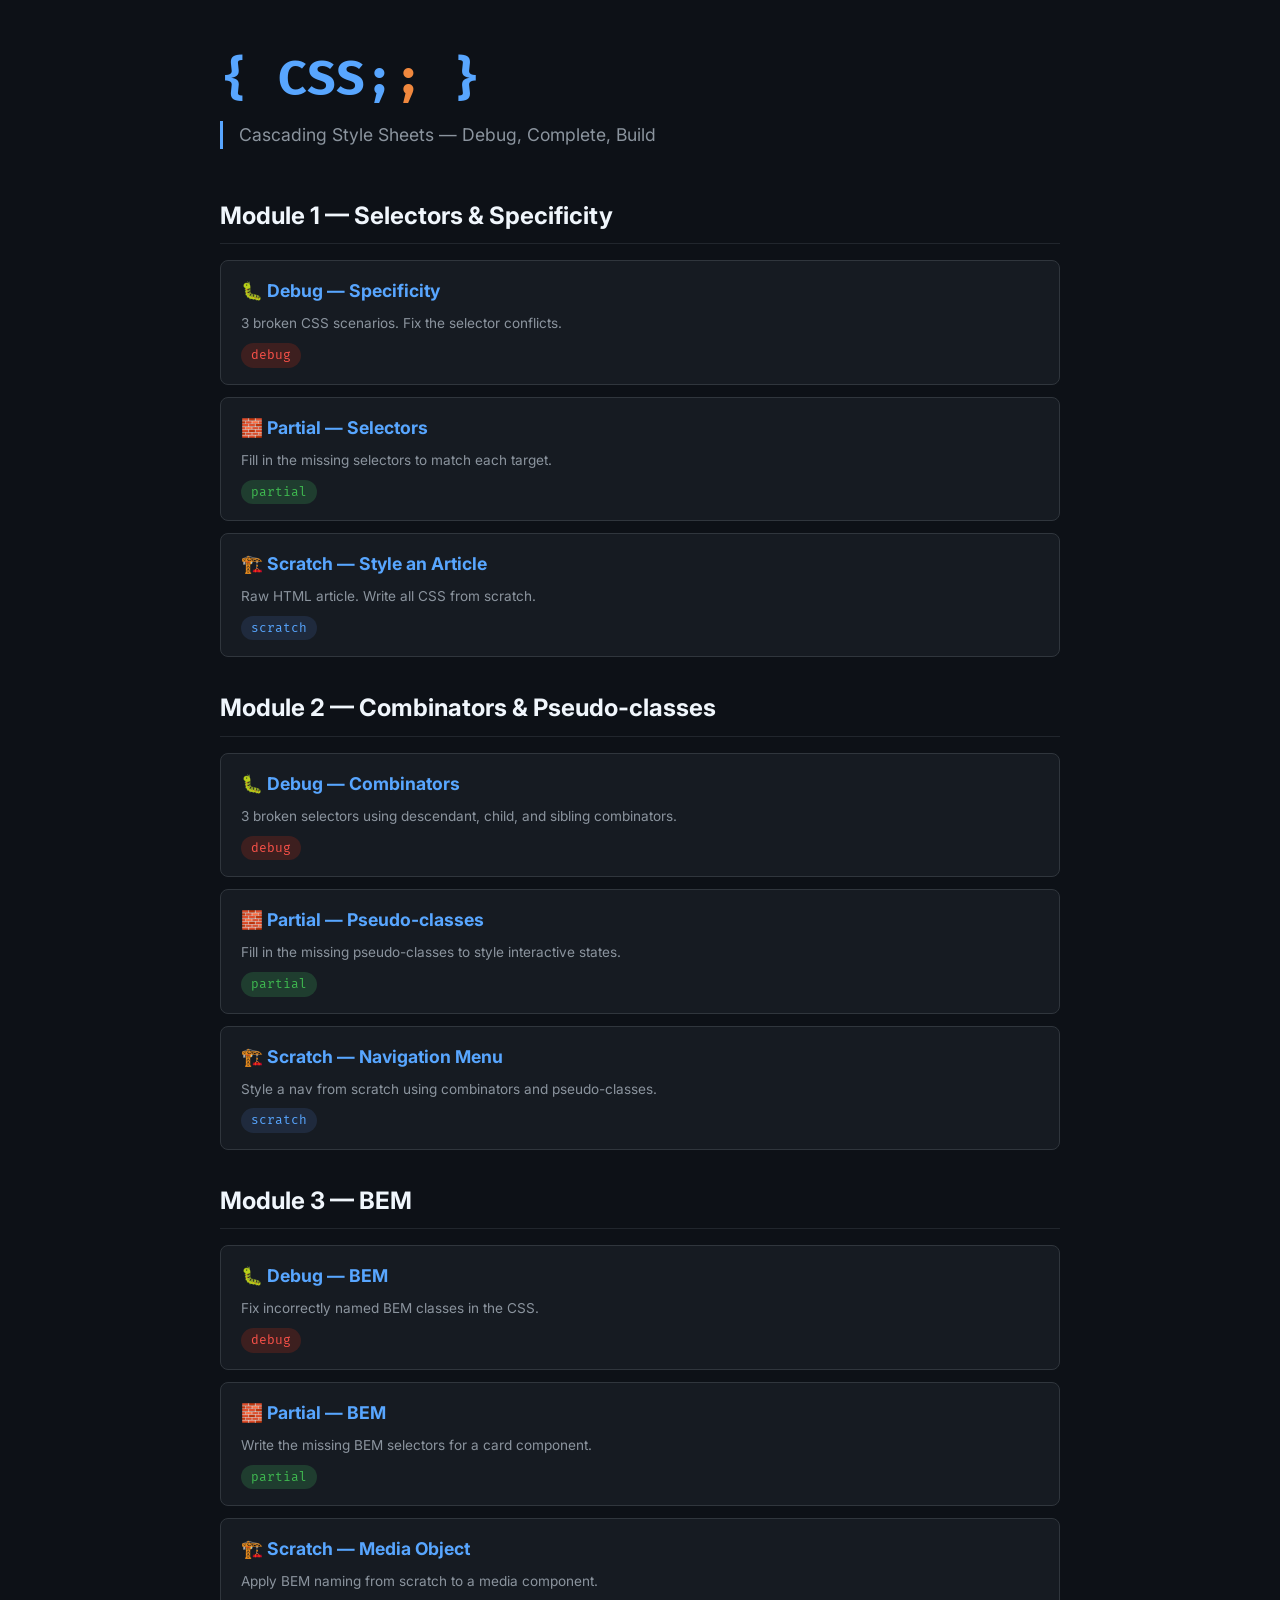
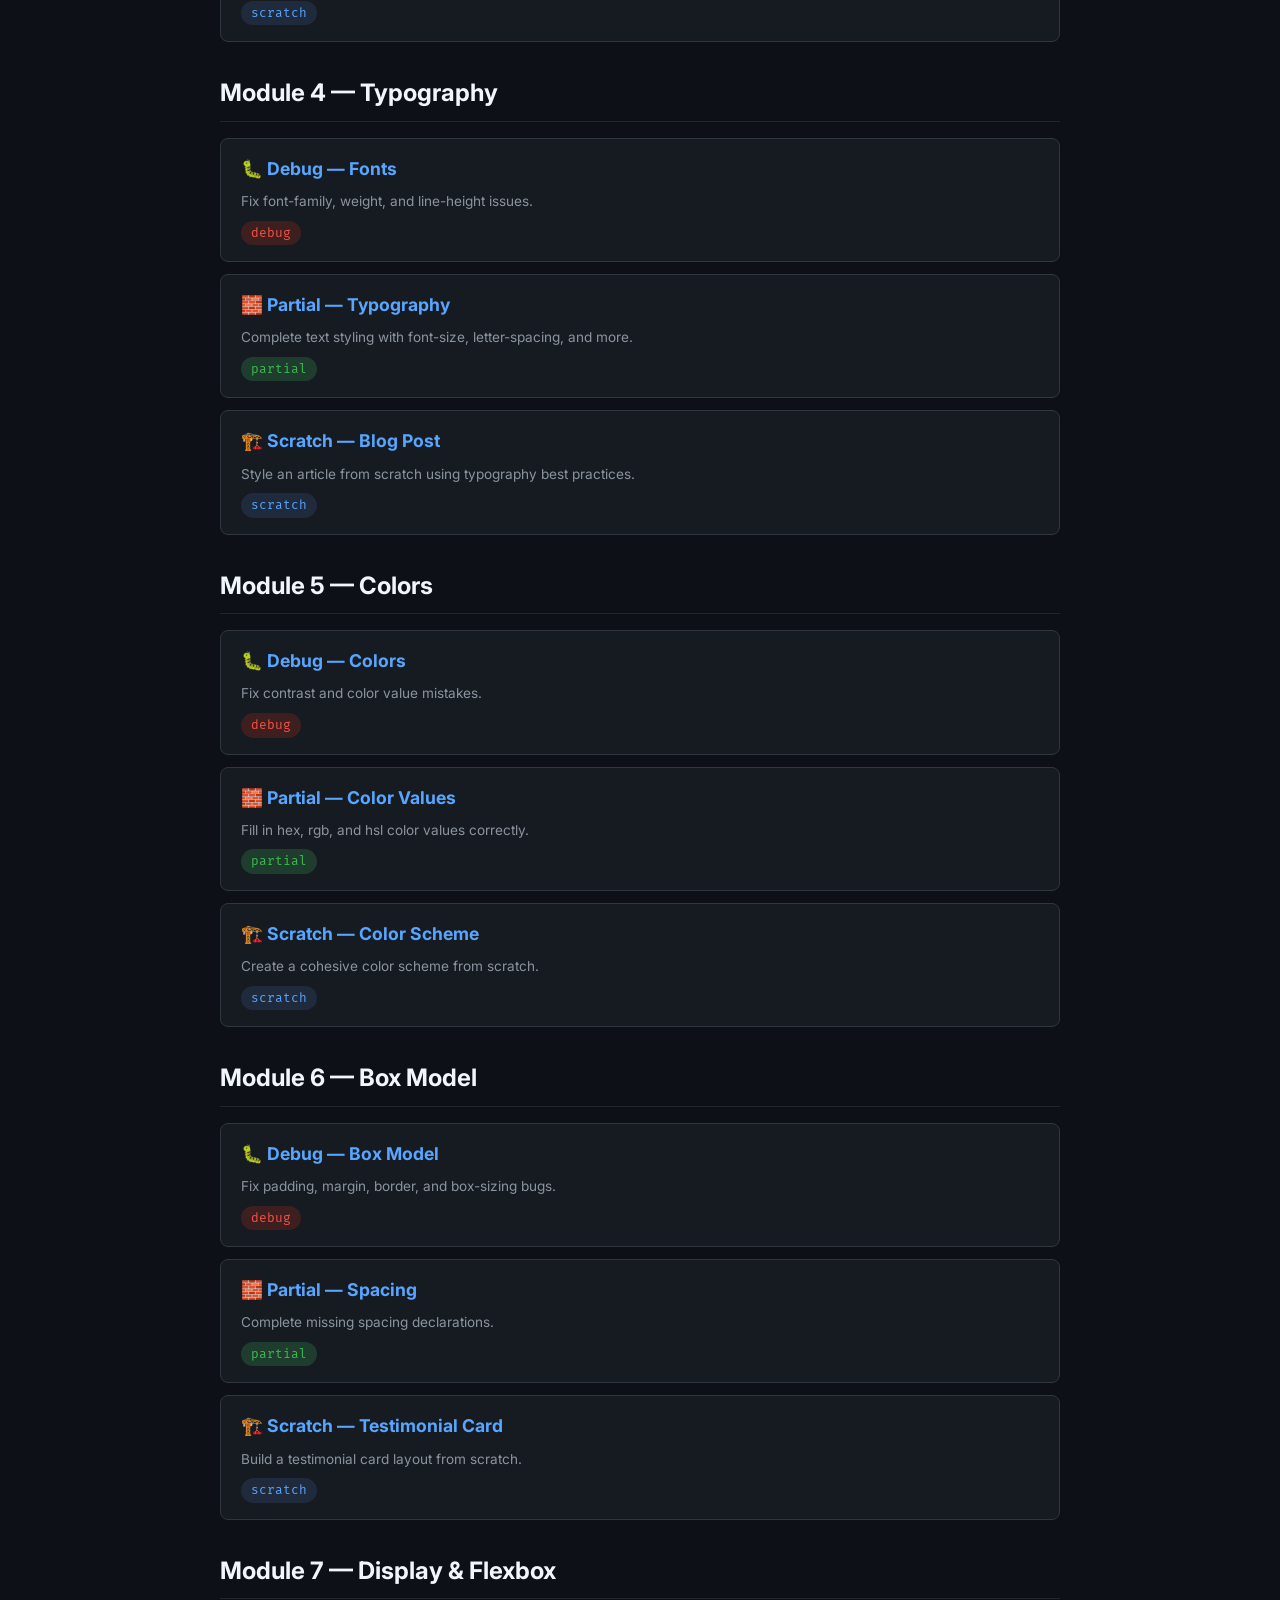
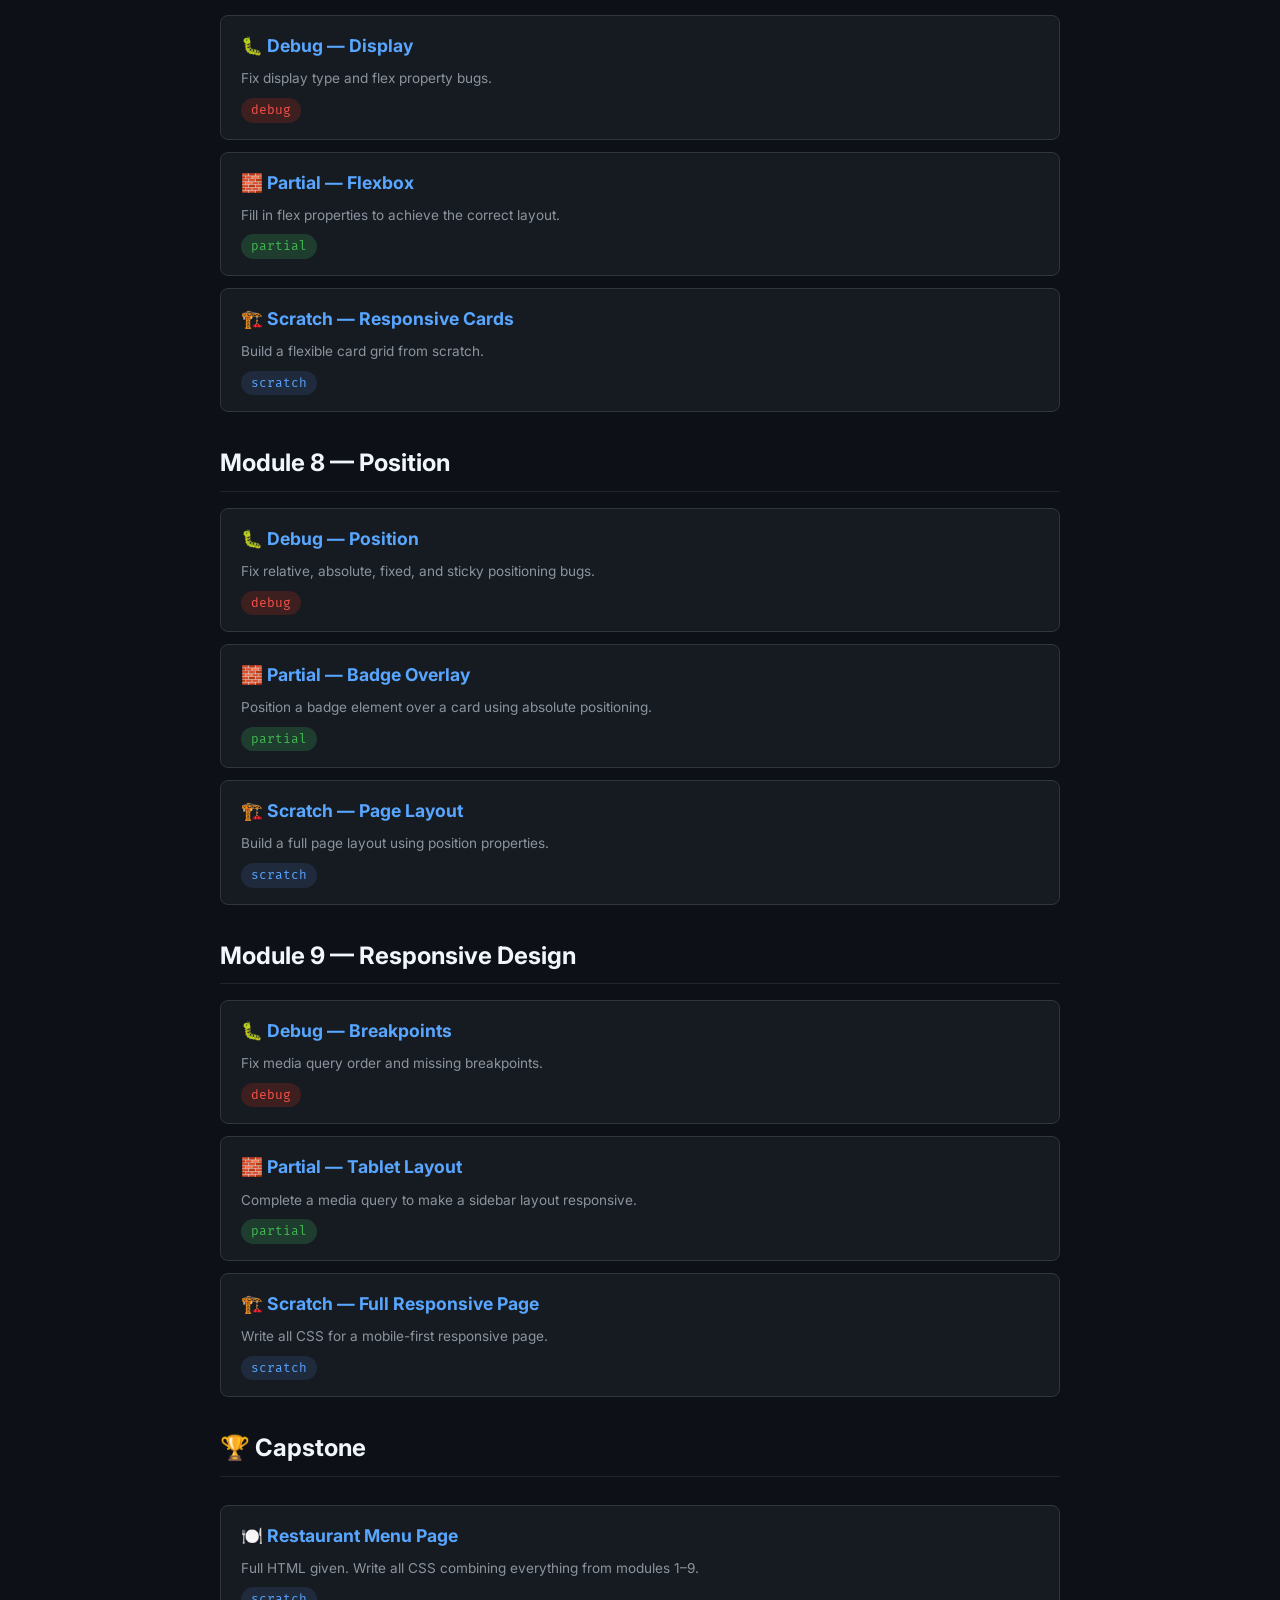
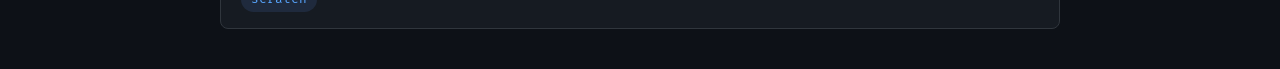
<file: index.html>
<!DOCTYPE html>
<html lang="en">
<head>
  <meta charset="UTF-8">
  <meta name="viewport" content="width=device-width, initial-scale=1.0">
  <title>{ CSS; } — Course Hub</title>
  <link rel="preconnect" href="https://fonts.googleapis.com">
  <link href="https://fonts.googleapis.com/css2?family=Fira+Mono:wght@500;700&family=Inter:wght@400;600;700&display=swap" rel="stylesheet">
  <style>
    * { margin: 0; padding: 0; box-sizing: border-box; }
    body { font-family: 'Inter', sans-serif; background: #0d1117; color: #e6edf3; line-height: 1.6; padding: 40px 24px; }
    .container { max-width: 840px; margin: 0 auto; }
    h1 { font-family: 'Fira Mono', monospace; font-size: 3rem; color: #58a6ff; margin-bottom: 4px; }
    h1 span { color: #f0883e; }
    .subtitle { color: #8b949e; font-size: 1.1rem; margin-bottom: 48px; border-left: 3px solid #58a6ff; padding-left: 16px; }
    h2 { font-size: 1.5rem; color: #f0f6fc; margin: 32px 0 16px; padding-bottom: 8px; border-bottom: 1px solid #21262d; }
    .module-grid { display: flex; flex-direction: column; gap: 12px; }
    .module { background: #161b22; border: 1px solid #30363d; border-radius: 8px; padding: 16px 20px; transition: border-color 0.2s; }
    .module:hover { border-color: #58a6ff; }
    .module h3 { font-size: 1.1rem; margin-bottom: 8px; }
    .module h3 a { color: #58a6ff; text-decoration: none; }
    .module h3 a:hover { text-decoration: underline; }
    .module .meta { font-size: 0.85rem; color: #8b949e; }
    .ex-list { display: flex; gap: 8px; flex-wrap: wrap; margin-top: 8px; }
    .ex-tag { font-family: 'Fira Mono', monospace; font-size: 0.8rem; padding: 2px 10px; border-radius: 20px; background: #21262d; color: #8b949e; }
    .ex-tag.debug { background: #3d1f1f; color: #f85149; }
    .ex-tag.partial { background: #1f3d2f; color: #3fb950; }
    .ex-tag.scratch { background: #1f2a3d; color: #58a6ff; }
    .capstone { margin-top: 12px; }
  </style>
</head>
<body>
  <div class="container">
    <h1>{ CSS;<span>;</span> }</h1>
    <div class="subtitle">Cascading Style Sheets — Debug, Complete, Build</div>

    <h2>Module 1 — Selectors &amp; Specificity</h2>
    <div class="module-grid">
      <div class="module">
        <h3><a href="exercises/module-01-selectors/exercise-specificity.html">🐛 Debug — Specificity</a></h3>
        <div class="meta">3 broken CSS scenarios. Fix the selector conflicts.</div>
        <div class="ex-list"><span class="ex-tag debug">debug</span></div>
      </div>
      <div class="module">
        <h3><a href="exercises/module-01-selectors/partial-selectors.html">🧱 Partial — Selectors</a></h3>
        <div class="meta">Fill in the missing selectors to match each target.</div>
        <div class="ex-list"><span class="ex-tag partial">partial</span></div>
      </div>
      <div class="module">
        <h3><a href="exercises/module-01-selectors/scratch-style-article.html">🏗️ Scratch — Style an Article</a></h3>
        <div class="meta">Raw HTML article. Write all CSS from scratch.</div>
        <div class="ex-list"><span class="ex-tag scratch">scratch</span></div>
      </div>
    </div>

    <h2>Module 2 — Combinators &amp; Pseudo-classes</h2>
    <div class="module-grid">
      <div class="module">
        <h3><a href="exercises/module-02-combinators/exercise-combinators.html">🐛 Debug — Combinators</a></h3>
        <div class="meta">3 broken selectors using descendant, child, and sibling combinators.</div>
        <div class="ex-list"><span class="ex-tag debug">debug</span></div>
      </div>
      <div class="module">
        <h3><a href="exercises/module-02-combinators/partial-pseudo.html">🧱 Partial — Pseudo-classes</a></h3>
        <div class="meta">Fill in the missing pseudo-classes to style interactive states.</div>
        <div class="ex-list"><span class="ex-tag partial">partial</span></div>
      </div>
      <div class="module">
        <h3><a href="exercises/module-02-combinators/scratch-menu.html">🏗️ Scratch — Navigation Menu</a></h3>
        <div class="meta">Style a nav from scratch using combinators and pseudo-classes.</div>
        <div class="ex-list"><span class="ex-tag scratch">scratch</span></div>
      </div>
    </div>

    <h2>Module 3 — BEM</h2>
    <div class="module-grid">
      <div class="module">
        <h3><a href="exercises/module-03-bem/exercise-bem.html">🐛 Debug — BEM</a></h3>
        <div class="meta">Fix incorrectly named BEM classes in the CSS.</div>
        <div class="ex-list"><span class="ex-tag debug">debug</span></div>
      </div>
      <div class="module">
        <h3><a href="exercises/module-03-bem/partial-bem.html">🧱 Partial — BEM</a></h3>
        <div class="meta">Write the missing BEM selectors for a card component.</div>
        <div class="ex-list"><span class="ex-tag partial">partial</span></div>
      </div>
      <div class="module">
        <h3><a href="exercises/module-03-bem/scratch-bem.html">🏗️ Scratch — Media Object</a></h3>
        <div class="meta">Apply BEM naming from scratch to a media component.</div>
        <div class="ex-list"><span class="ex-tag scratch">scratch</span></div>
      </div>
    </div>

    <h2>Module 4 — Typography</h2>
    <div class="module-grid">
      <div class="module">
        <h3><a href="exercises/module-04-typography/exercise-font.html">🐛 Debug — Fonts</a></h3>
        <div class="meta">Fix font-family, weight, and line-height issues.</div>
        <div class="ex-list"><span class="ex-tag debug">debug</span></div>
      </div>
      <div class="module">
        <h3><a href="exercises/module-04-typography/partial-typography.html">🧱 Partial — Typography</a></h3>
        <div class="meta">Complete text styling with font-size, letter-spacing, and more.</div>
        <div class="ex-list"><span class="ex-tag partial">partial</span></div>
      </div>
      <div class="module">
        <h3><a href="exercises/module-04-typography/scratch-blog-post.html">🏗️ Scratch — Blog Post</a></h3>
        <div class="meta">Style an article from scratch using typography best practices.</div>
        <div class="ex-list"><span class="ex-tag scratch">scratch</span></div>
      </div>
    </div>

    <h2>Module 5 — Colors</h2>
    <div class="module-grid">
      <div class="module">
        <h3><a href="exercises/module-05-colors/exercise-color.html">🐛 Debug — Colors</a></h3>
        <div class="meta">Fix contrast and color value mistakes.</div>
        <div class="ex-list"><span class="ex-tag debug">debug</span></div>
      </div>
      <div class="module">
        <h3><a href="exercises/module-05-colors/partial-color-values.html">🧱 Partial — Color Values</a></h3>
        <div class="meta">Fill in hex, rgb, and hsl color values correctly.</div>
        <div class="ex-list"><span class="ex-tag partial">partial</span></div>
      </div>
      <div class="module">
        <h3><a href="exercises/module-05-colors/scratch-color-scheme.html">🏗️ Scratch — Color Scheme</a></h3>
        <div class="meta">Create a cohesive color scheme from scratch.</div>
        <div class="ex-list"><span class="ex-tag scratch">scratch</span></div>
      </div>
    </div>

    <h2>Module 6 — Box Model</h2>
    <div class="module-grid">
      <div class="module">
        <h3><a href="exercises/module-06-box-model/exercise-box.html">🐛 Debug — Box Model</a></h3>
        <div class="meta">Fix padding, margin, border, and box-sizing bugs.</div>
        <div class="ex-list"><span class="ex-tag debug">debug</span></div>
      </div>
      <div class="module">
        <h3><a href="exercises/module-06-box-model/partial-spacing.html">🧱 Partial — Spacing</a></h3>
        <div class="meta">Complete missing spacing declarations.</div>
        <div class="ex-list"><span class="ex-tag partial">partial</span></div>
      </div>
      <div class="module">
        <h3><a href="exercises/module-06-box-model/scratch-testimonial.html">🏗️ Scratch — Testimonial Card</a></h3>
        <div class="meta">Build a testimonial card layout from scratch.</div>
        <div class="ex-list"><span class="ex-tag scratch">scratch</span></div>
      </div>
    </div>

    <h2>Module 7 — Display &amp; Flexbox</h2>
    <div class="module-grid">
      <div class="module">
        <h3><a href="exercises/module-07-display-flexbox/exercise-display.html">🐛 Debug — Display</a></h3>
        <div class="meta">Fix display type and flex property bugs.</div>
        <div class="ex-list"><span class="ex-tag debug">debug</span></div>
      </div>
      <div class="module">
        <h3><a href="exercises/module-07-display-flexbox/partial-flexbox.html">🧱 Partial — Flexbox</a></h3>
        <div class="meta">Fill in flex properties to achieve the correct layout.</div>
        <div class="ex-list"><span class="ex-tag partial">partial</span></div>
      </div>
      <div class="module">
        <h3><a href="exercises/module-07-display-flexbox/scratch-responsive-cards.html">🏗️ Scratch — Responsive Cards</a></h3>
        <div class="meta">Build a flexible card grid from scratch.</div>
        <div class="ex-list"><span class="ex-tag scratch">scratch</span></div>
      </div>
    </div>

    <h2>Module 8 — Position</h2>
    <div class="module-grid">
      <div class="module">
        <h3><a href="exercises/module-08-position/exercise-position.html">🐛 Debug — Position</a></h3>
        <div class="meta">Fix relative, absolute, fixed, and sticky positioning bugs.</div>
        <div class="ex-list"><span class="ex-tag debug">debug</span></div>
      </div>
      <div class="module">
        <h3><a href="exercises/module-08-position/partial-badge.html">🧱 Partial — Badge Overlay</a></h3>
        <div class="meta">Position a badge element over a card using absolute positioning.</div>
        <div class="ex-list"><span class="ex-tag partial">partial</span></div>
      </div>
      <div class="module">
        <h3><a href="exercises/module-08-position/scratch-page-layout.html">🏗️ Scratch — Page Layout</a></h3>
        <div class="meta">Build a full page layout using position properties.</div>
        <div class="ex-list"><span class="ex-tag scratch">scratch</span></div>
      </div>
    </div>

    <h2>Module 9 — Responsive Design</h2>
    <div class="module-grid">
      <div class="module">
        <h3><a href="exercises/module-09-responsive/exercise-breakpoints.html">🐛 Debug — Breakpoints</a></h3>
        <div class="meta">Fix media query order and missing breakpoints.</div>
        <div class="ex-list"><span class="ex-tag debug">debug</span></div>
      </div>
      <div class="module">
        <h3><a href="exercises/module-09-responsive/partial-tablet.html">🧱 Partial — Tablet Layout</a></h3>
        <div class="meta">Complete a media query to make a sidebar layout responsive.</div>
        <div class="ex-list"><span class="ex-tag partial">partial</span></div>
      </div>
      <div class="module">
        <h3><a href="exercises/module-09-responsive/scratch-full-responsive.css">🏗️ Scratch — Full Responsive Page</a></h3>
        <div class="meta">Write all CSS for a mobile-first responsive page.</div>
        <div class="ex-list"><span class="ex-tag scratch">scratch</span></div>
      </div>
    </div>

    <h2>🏆 Capstone</h2>
    <div class="module-grid">
      <div class="module capstone">
        <h3><a href="exercises/capstone-restaurant/index.html">🍽️ Restaurant Menu Page</a></h3>
        <div class="meta">Full HTML given. Write all CSS combining everything from modules 1–9.</div>
        <div class="ex-list"><span class="ex-tag scratch">scratch</span></div>
      </div>
    </div>
  </div>
</body>
</html>
</file>
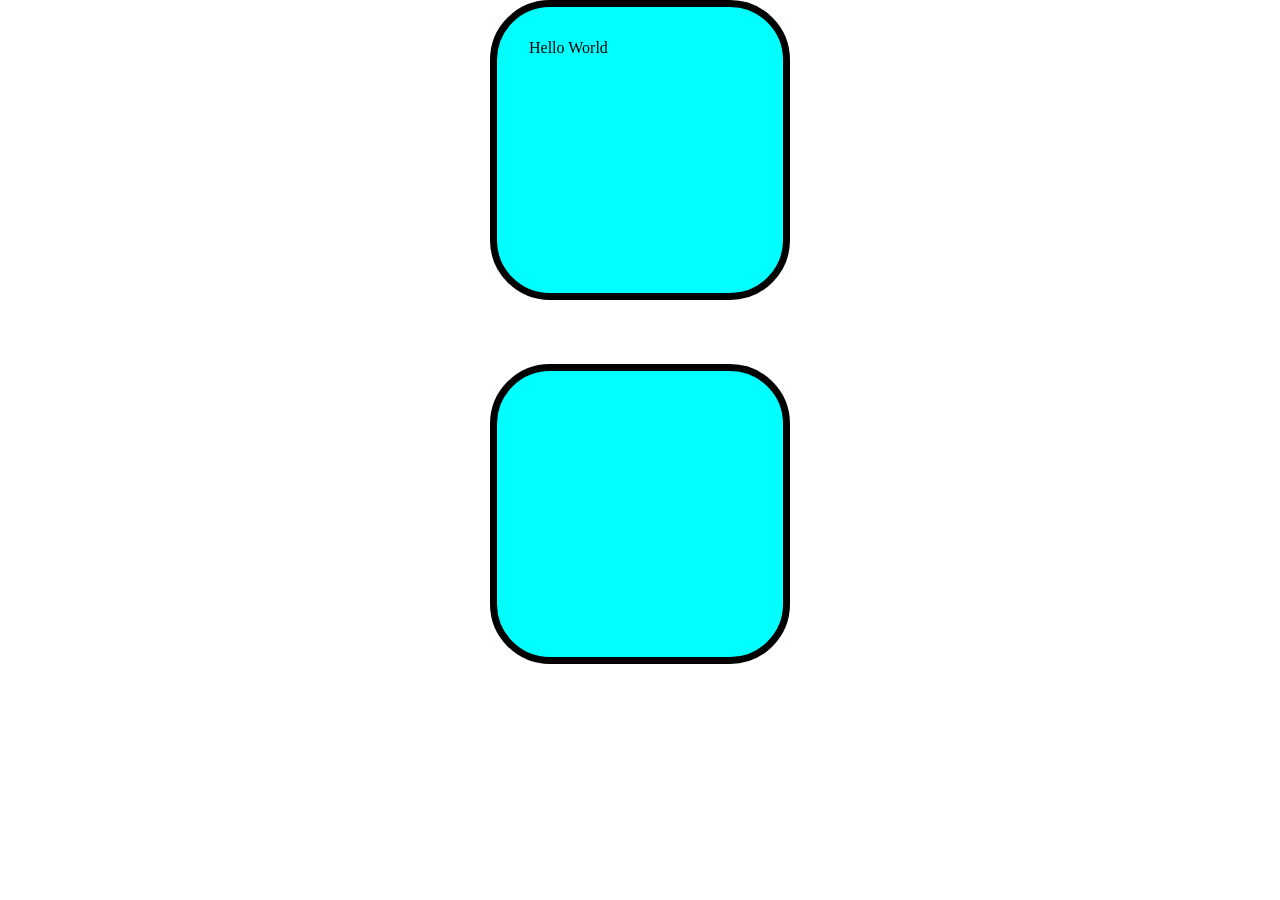
<file: boxmodel/index.html>
<!DOCTYPE html>
<html lang="en">
<head>
    <link rel="stylesheet" href="example.css">
    <meta charset="UTF-8">
    <meta name="viewport" content="width=device-width, initial-scale=1.0">
    <title>Document</title>
</head>
<body>
    <div style="width: 300px; height: 300px; background-color:aqua ;">
        Hello World
    </div>

    <div class="Special"; style="width: 300px; height: 300px; background-color:aqua; margin-top: 64px;"></div>
</body>
</html>
</file>
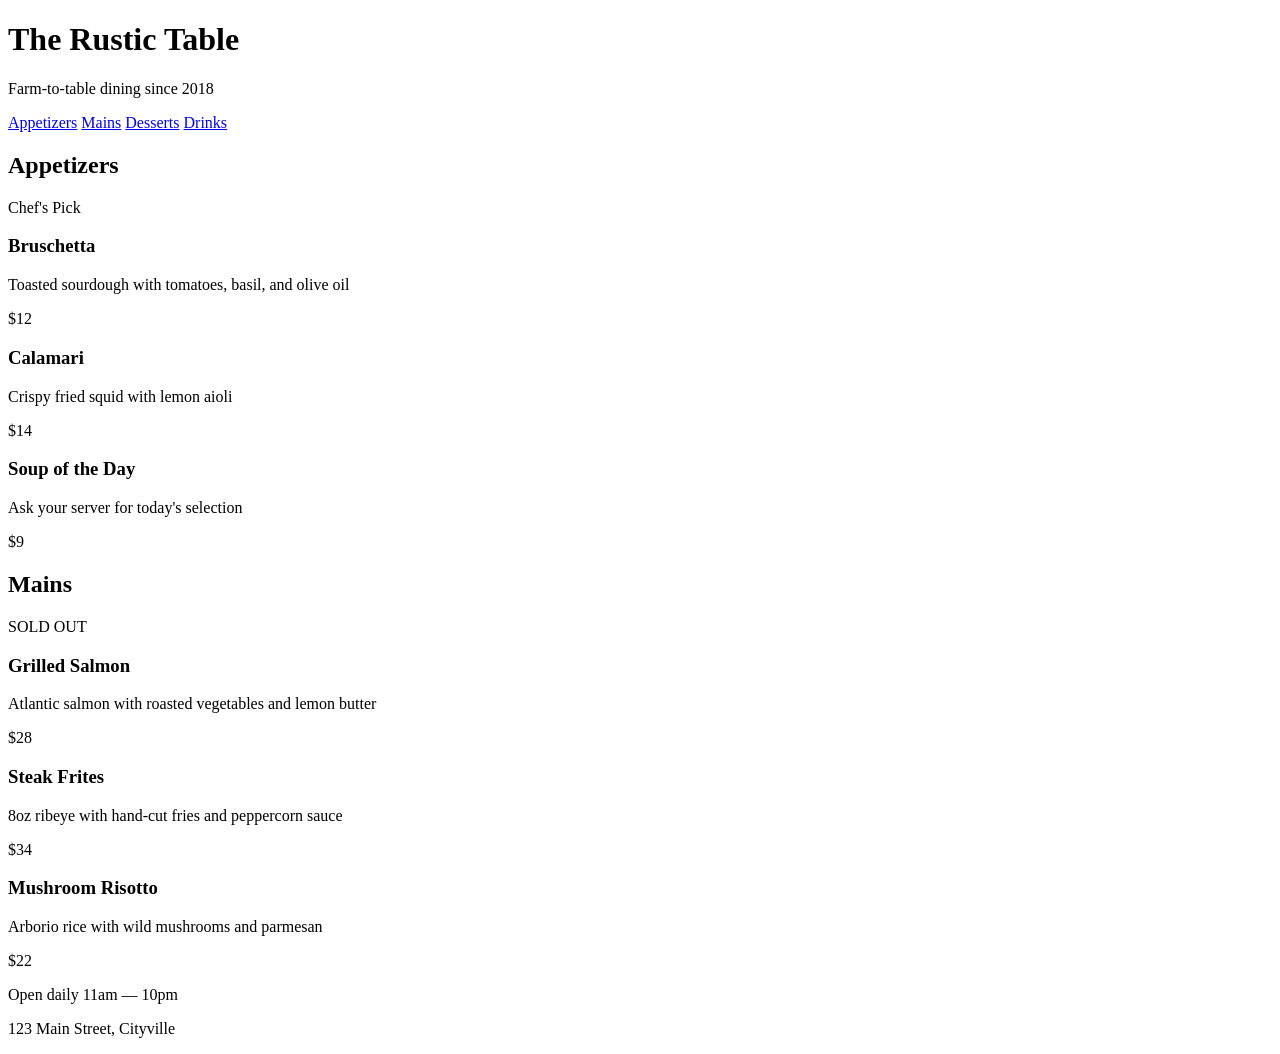
<file: exercises/capstone-restaurant/index.html>
<!DOCTYPE html>
<html lang="en">
<head>
  <meta charset="UTF-8">
  <meta name="viewport" content="width=device-width, initial-scale=1.0">
  <title>🍽️ Restaurant Menu</title>
  <link rel="stylesheet" href="style.css">
</head>
<body>

  <header class="header">
    <h1 class="header__title">The Rustic Table</h1>
    <p class="header__subtitle">Farm-to-table dining since 2018</p>
  </header>

  <nav class="nav">
    <a href="#" class="nav__link">Appetizers</a>
    <a href="#" class="nav__link">Mains</a>
    <a href="#" class="nav__link">Desserts</a>
    <a href="#" class="nav__link">Drinks</a>
  </nav>

  <main class="menu">
    <section class="menu__section">
      <h2 class="menu__heading">Appetizers</h2>
      <div class="menu__grid">
        <div class="menu-item">
          <span class="menu-item__badge">Chef's Pick</span>
          <h3 class="menu-item__name">Bruschetta</h3>
          <p class="menu-item__desc">Toasted sourdough with tomatoes, basil, and olive oil</p>
          <span class="menu-item__price">$12</span>
        </div>
        <div class="menu-item">
          <h3 class="menu-item__name">Calamari</h3>
          <p class="menu-item__desc">Crispy fried squid with lemon aioli</p>
          <span class="menu-item__price">$14</span>
        </div>
        <div class="menu-item">
          <h3 class="menu-item__name">Soup of the Day</h3>
          <p class="menu-item__desc">Ask your server for today's selection</p>
          <span class="menu-item__price">$9</span>
        </div>
      </div>
    </section>

    <section class="menu__section">
      <h2 class="menu__heading">Mains</h2>
      <div class="menu__grid">
        <div class="menu-item">
          <span class="menu-item__badge menu-item__badge--sold">SOLD OUT</span>
          <h3 class="menu-item__name">Grilled Salmon</h3>
          <p class="menu-item__desc">Atlantic salmon with roasted vegetables and lemon butter</p>
          <span class="menu-item__price">$28</span>
        </div>
        <div class="menu-item">
          <h3 class="menu-item__name">Steak Frites</h3>
          <p class="menu-item__desc">8oz ribeye with hand-cut fries and peppercorn sauce</p>
          <span class="menu-item__price">$34</span>
        </div>
        <div class="menu-item">
          <h3 class="menu-item__name">Mushroom Risotto</h3>
          <p class="menu-item__desc">Arborio rice with wild mushrooms and parmesan</p>
          <span class="menu-item__price">$22</span>
        </div>
      </div>
    </section>
  </main>

  <footer class="footer">
    <p class="footer__text">Open daily 11am — 10pm</p>
    <p class="footer__text">123 Main Street, Cityville</p>
  </footer>

</body>
</html>
</file>
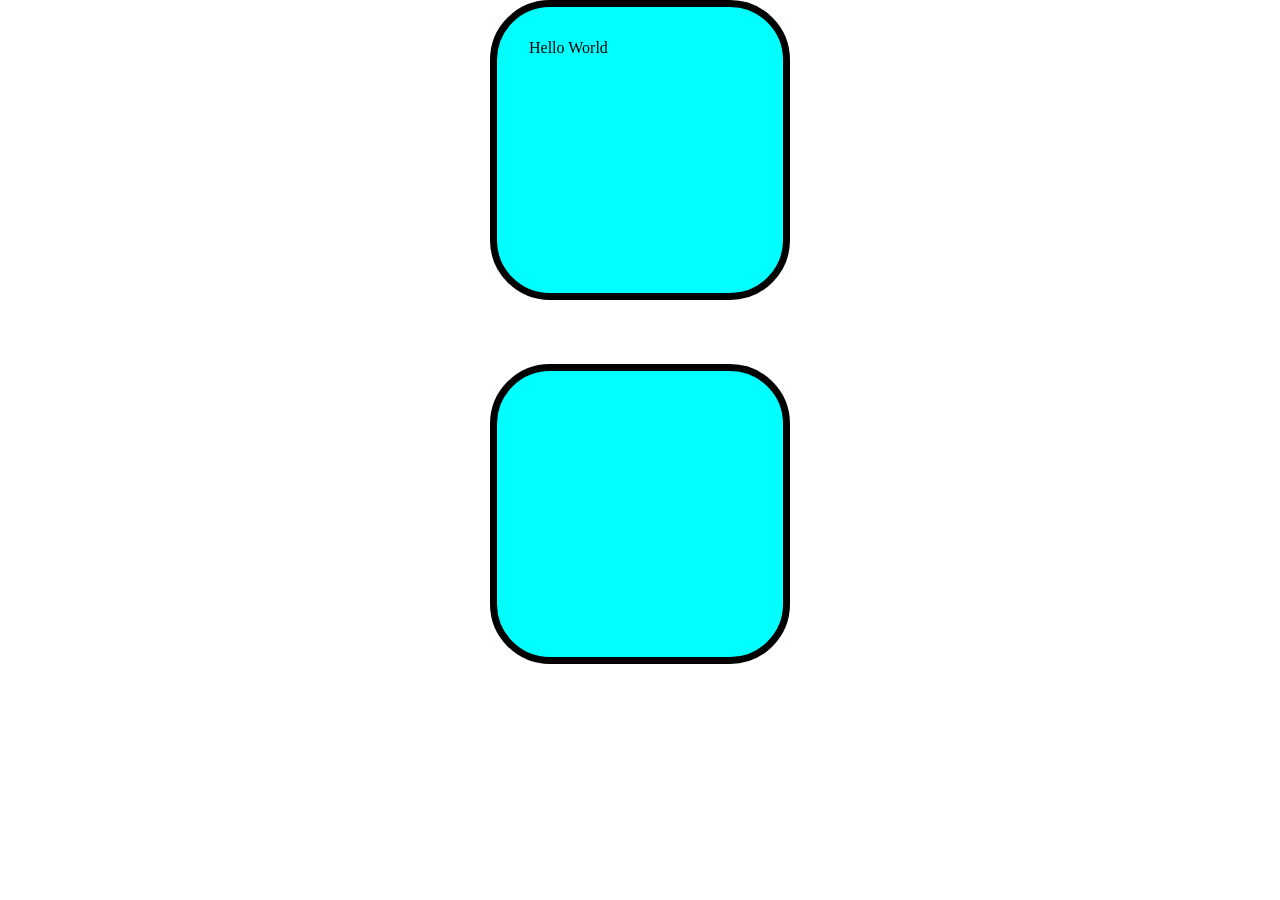
<file: inclass_example/boxmodel/index.html>
<!DOCTYPE html>
<html lang="en">
<head>
    <link rel="stylesheet" href="example.css">
    <meta charset="UTF-8">
    <meta name="viewport" content="width=device-width, initial-scale=1.0">
    <title>Document</title>
</head>
<body>
    <div style="width: 300px; height: 300px; background-color:aqua ;">
        Hello World
    </div>

    <div class="Special"; style="width: 300px; height: 300px; background-color:aqua; margin-top: 64px;"></div>
    
</body>
</html>
</file>
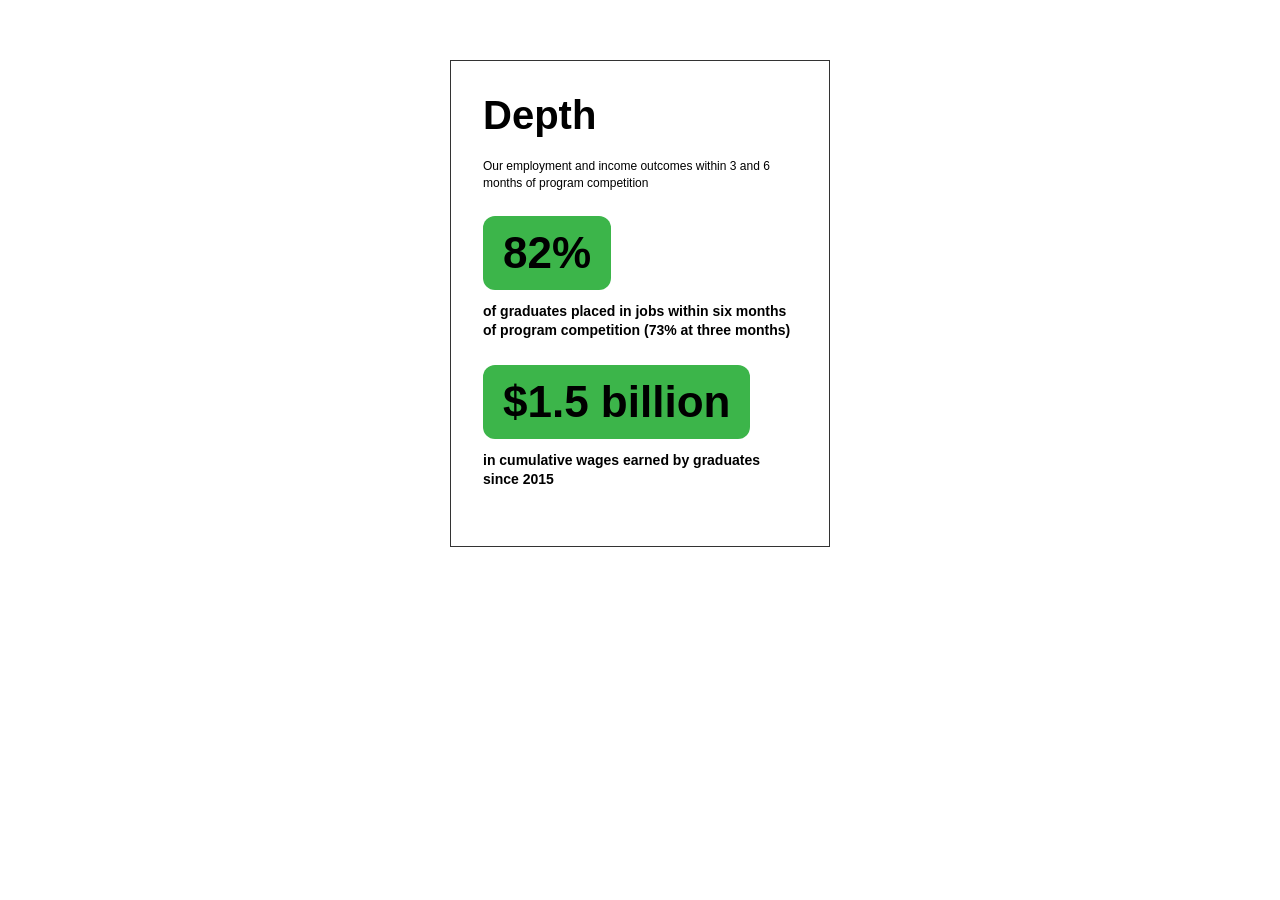
<file: homework/p51.html>
<!DOCTYPE html>
<html lang="en">
<head>
    <meta charset="UTF-8">
    <meta name="viewport" content="width=device-width, initial-scale=1.0">
    <title>HOMEWORK P.51</title>
    <link rel="stylesheet" href="p51.css">
</head>
<body>
    <div class="card">
        <div class="card__header">
        <h1 class="card__title">Depth</h1>
        <p class="card__subtitle">Our employment and income outcomes within 3 and 6 months of program competition</p>
    </div>
    
    <div>
        <div class="card__number">82%</div>
        <p class="card__caption">of graduates placed in jobs within six months of program competition (73% at three months)</p>

        <div class="card__number">$1.5 billion</div>
        <p class="card__caption">in cumulative wages earned by graduates since 2015</p>
    </div>
    
    </div>
</body>
</html>
</file>
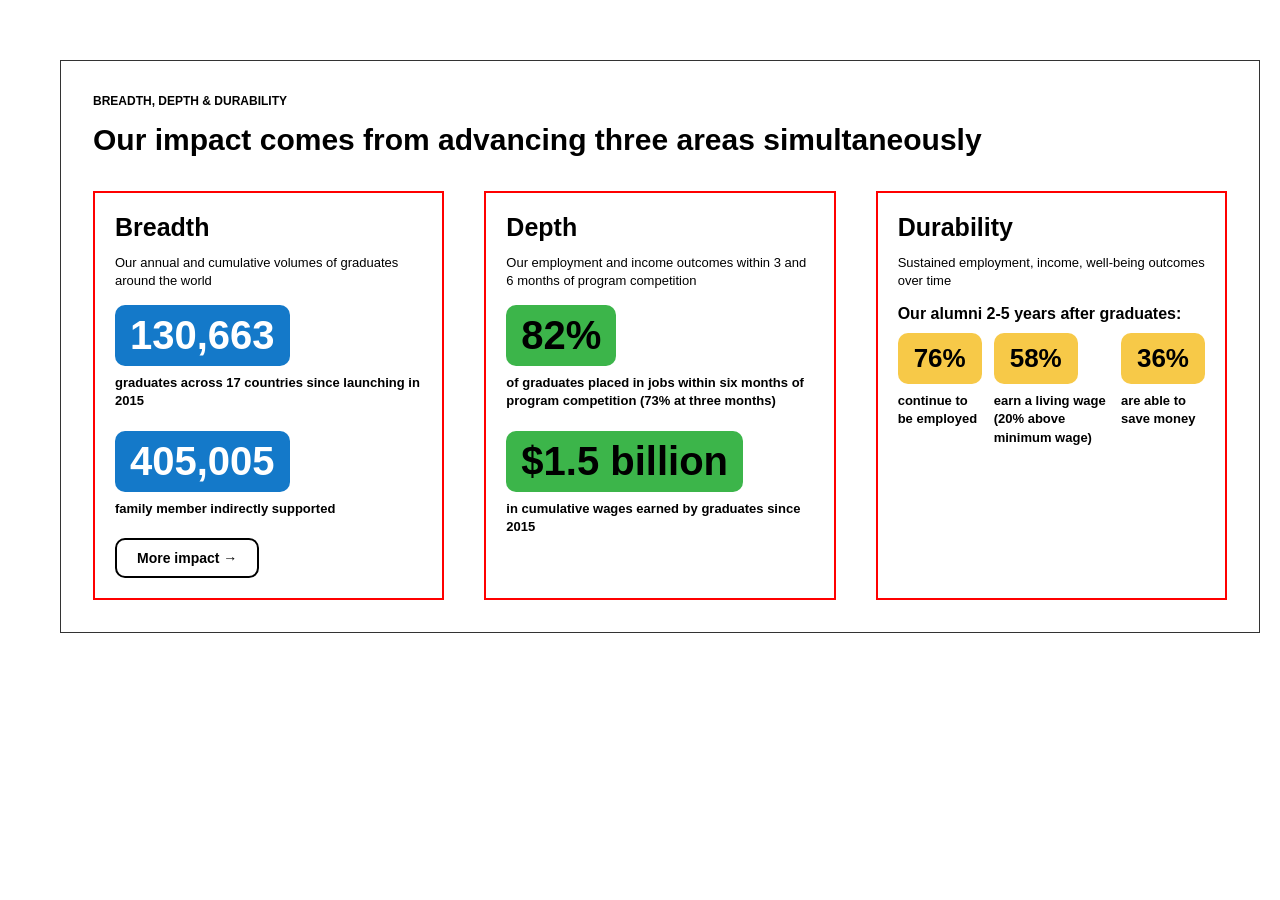
<file: homework/p53.html>
<!DOCTYPE html>
<html lang="en">
<head>
    <meta charset="UTF-8">
    <meta name="viewport" content="width=device-width, initial-scale=1.0">
    <title>HOMEWORK P.53</title>
    <link rel="stylesheet" href="p53.css">
</head>
<body>
    <section class="card">
        <header class="card__header">
            <p class="card__subtitle">BREADTH, DEPTH & DURABILITY</p>
            <h1 class="card__title">Our impact comes from advancing three areas simultaneously</h1>
        </header>

    <div class="card__columns">

    <div class="column--breadth">
        <h2 class="column__title">Breadth</h2>
        <p class="column__subtitle">Our annual and cumulative volumes of graduates around the world</p>

        <div class="column__number">130,663</div>
        <p class="column__caption">graduates across 17 countries since launching in 2015</p>

        <div class="column__number">405,005</div>
        <p class="column__caption">family member indirectly supported</p>

        <button class="column__button">More impact &rarr;</button>
    </div>

    <div class="column--depth">
        <h2 class="column__title">Depth</h2>
        <p class="column__subtitle">Our employment and income outcomes within 3 and 6 months of program competition</p>
    
        <div class="column__number">82%</div>
        <p class="column__caption">of graduates placed in jobs within six months of program competition (73% at three months)</p>

        <div class="column__number">$1.5 billion</div>
        <p class="column__caption">in cumulative wages earned by graduates since 2015</p>
    </div>

    <div class="column--durability">
        <h2 class="column__title">Durability</h2>
        <p class="column__subtitle">Sustained employment, income, well-being outcomes over time</p>
        <p class="column__subtitle--bold">Our alumni 2-5 years after graduates:</p>
    
    <div class="column__mini-stats">
        <div class="column__number--mini">
            <div class="column__number--small">76%</div>
            <p class="column__caption">continue to be employed</p>
        </div>

        <div class="column__number--mini">
            <div class="column__number--small">58%</div>
            <p class="column__caption">earn a living wage (20% above minimum wage)</p>
        </div>

        <div class="column__number--mini">
            <div class="column__number--small">36%</div>
            <p class="column__caption">are able to save money</p>
        </div>
    </div>
    </div>
    </div>
    
    </section>
</body>
</html>
</file>
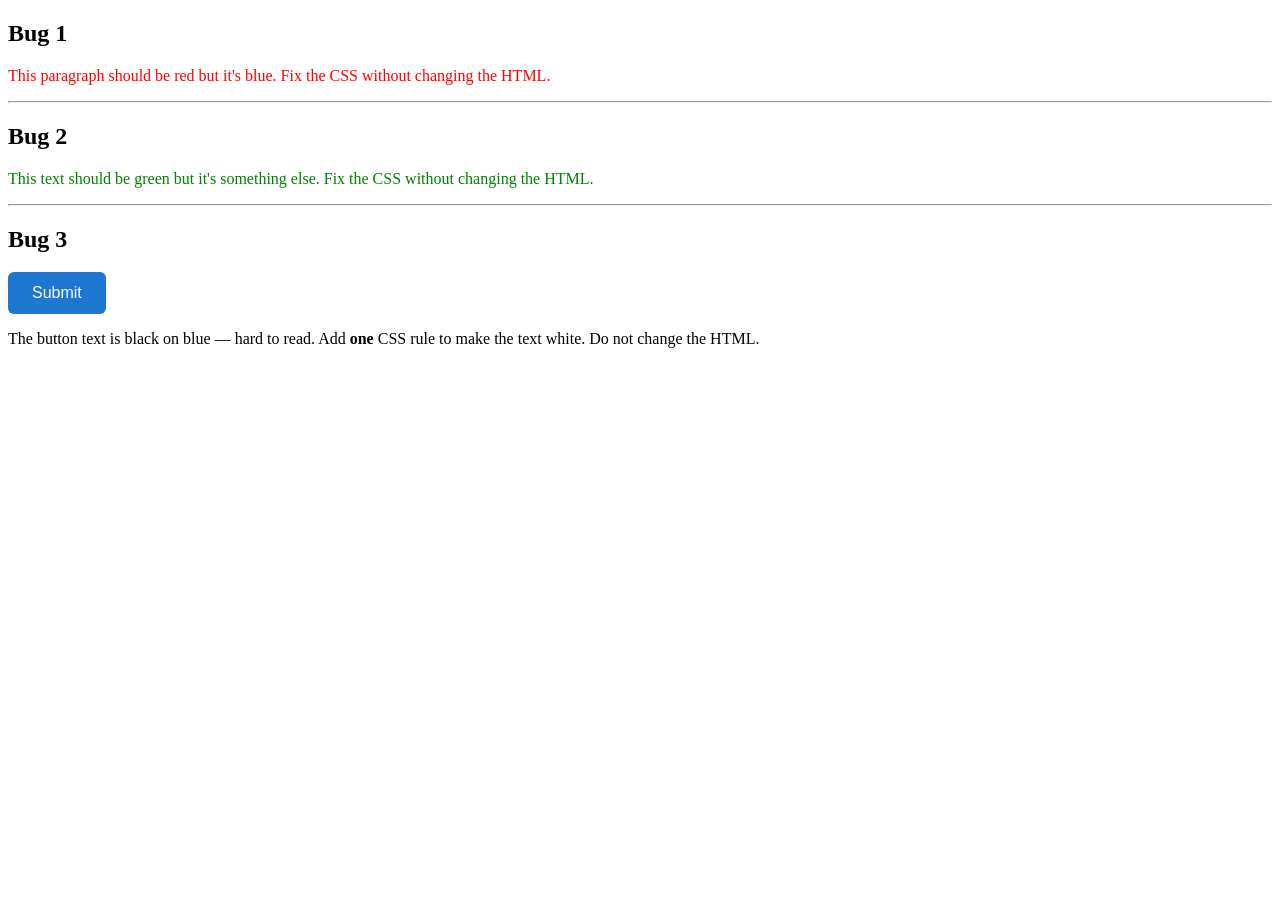
<file: exercises/module-01-selectors/exercise-specificity.html>
<!DOCTYPE html>
<html lang="en">
<head>
  <meta charset="UTF-8">
  <meta name="viewport" content="width=device-width, initial-scale=1.0">
  <title>Debug — Specificity</title>
  <link rel="stylesheet" href="exercise-specificity.css">
</head>
<body>

  <section class="exercise">
    <h2>Bug 1</h2>
    <p class="highlight">This paragraph should be red but it's blue. Fix the CSS without changing the HTML.</p>
  </section>

  <hr>

  <section class="exercise">
    <h2>Bug 2</h2>
    <div class="card">
      <p id="special">This text should be green but it's something else. Fix the CSS without changing the HTML.</p>
    </div>
  </section>

  <hr>

  <section class="exercise">
    <h2>Bug 3</h2>
    <button class="btn">Submit</button>
    <p>The button text is black on blue — hard to read. Add <strong>one</strong> CSS rule to make the text white. Do not change the HTML.</p>
  </section>

</body>
</html>
</file>
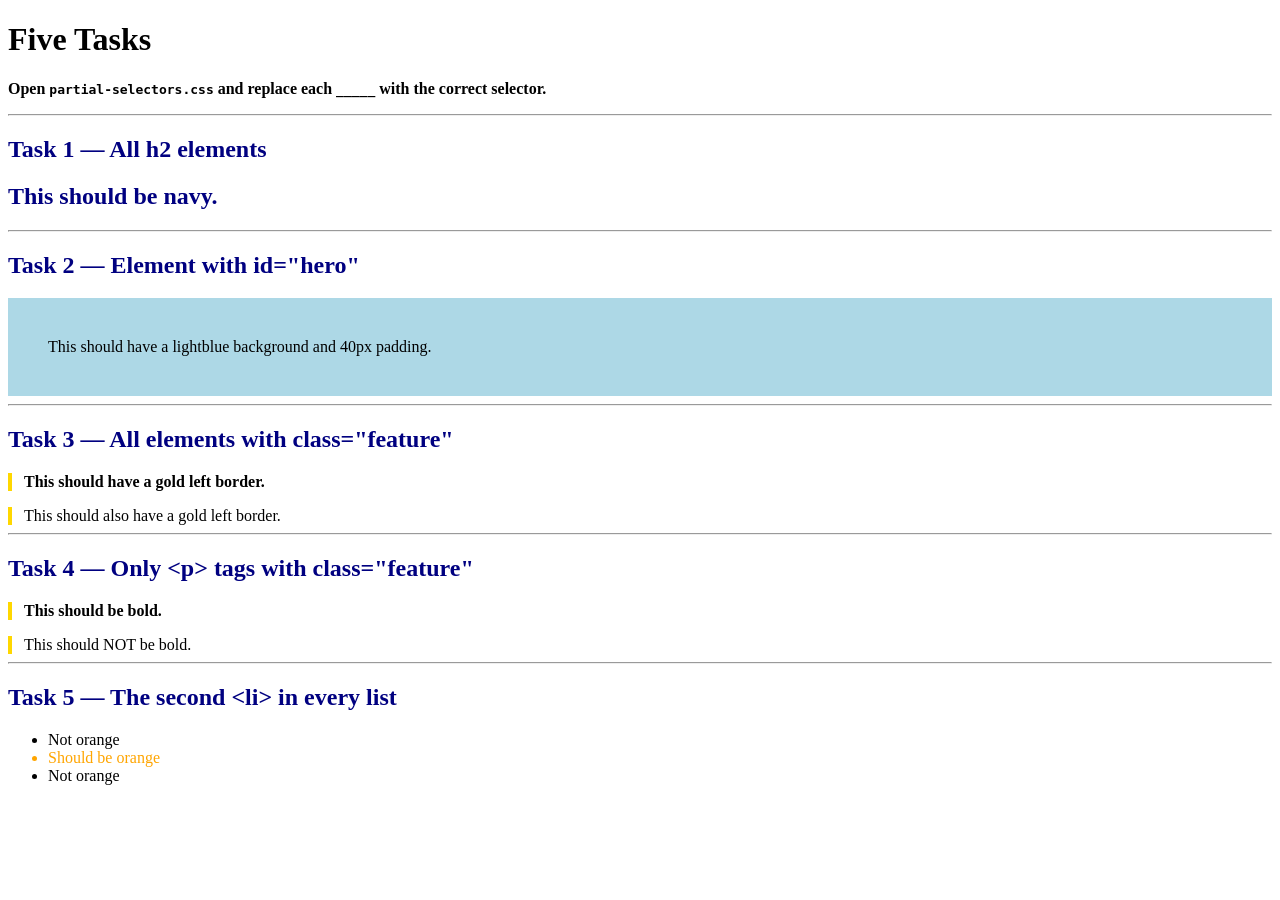
<file: exercises/module-01-selectors/partial-selectors.html>
<!DOCTYPE html>
<html lang="en">
<head>
  <meta charset="UTF-8">
  <meta name="viewport" content="width=device-width, initial-scale=1.0">
  <title>Partial — Selectors</title>
  <link rel="stylesheet" href="partial-selectors.css">
</head>
<body>

  <h1>Five Tasks</h1>
  <p>Open <code>partial-selectors.css</code> and replace each <code>_____</code> with the correct selector.</p>

  <hr>

  <h2>Task 1 — All h2 elements</h2>
  <h2>This should be navy.</h2>

  <hr>

  <h2>Task 2 — Element with id="hero"</h2>
  <div id="hero">This should have a lightblue background and 40px padding.</div>

  <hr>

  <h2>Task 3 — All elements with class="feature"</h2>
  <p class="feature">This should have a gold left border.</p>
  <div class="feature">This should also have a gold left border.</div>

  <hr>

  <h2>Task 4 — Only &lt;p&gt; tags with class="feature"</h2>
  <p class="feature">This should be bold.</p>
  <div class="feature">This should NOT be bold.</div>

  <hr>

  <h2>Task 5 — The second &lt;li&gt; in every list</h2>
  <ul>
    <li>Not orange</li>
    <li>Should be orange</li>
    <li>Not orange</li>
  </ul>

</body>
</html>
</file>
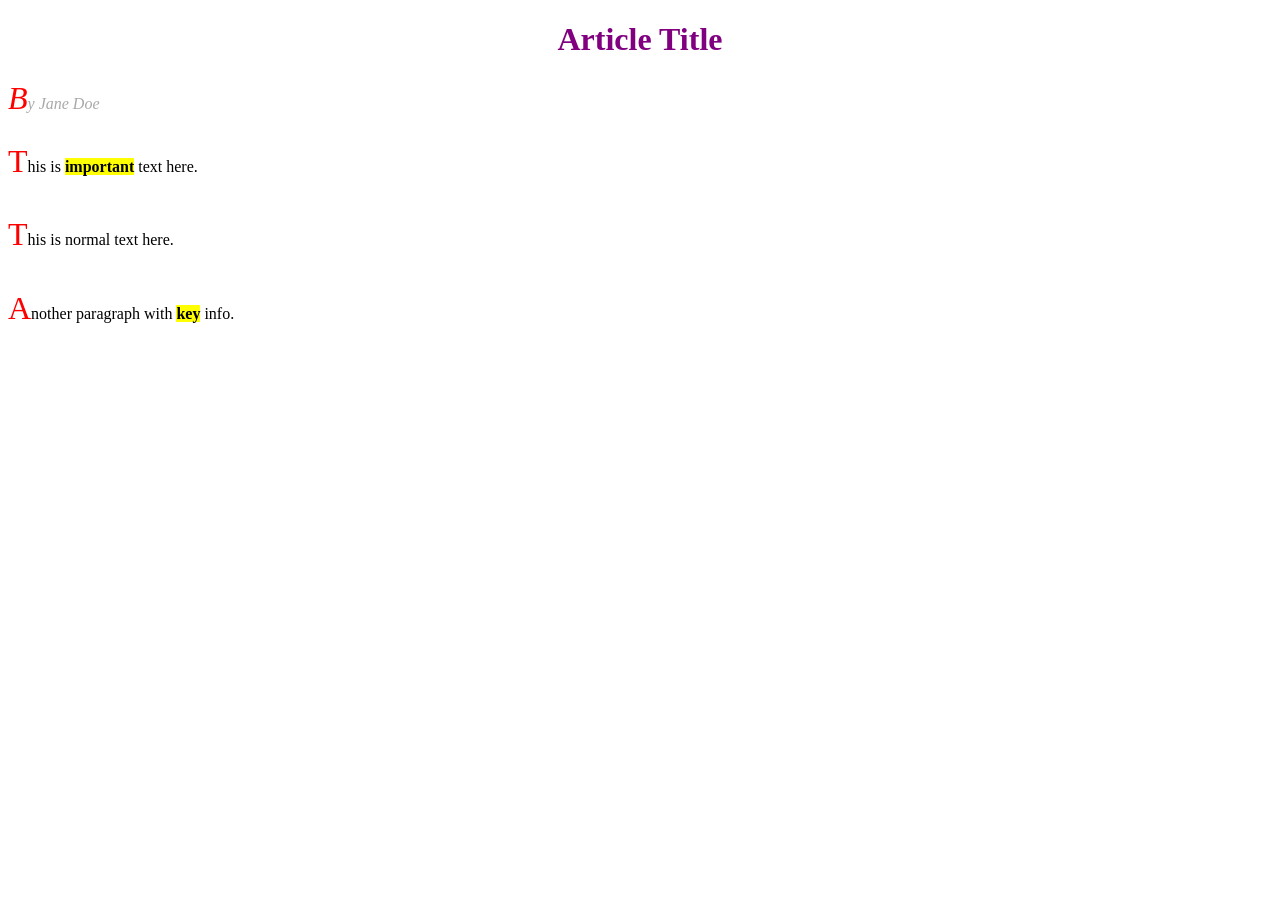
<file: exercises/module-01-selectors/scratch-style-article.html>
<!DOCTYPE html>
<html lang="en">
<head>
  <meta charset="UTF-8">
  <meta name="viewport" content="width=device-width, initial-scale=1.0">
  <title>Scratch — Style an Article</title>
  <link rel="stylesheet" href="scratch-style-article.css">
</head>
<body>
  <h1>Article Title</h1>
  <p id="author">By Jane Doe</p>
  <div class="content">
    <p>This is <span class="highlight">important</span> text here.</p>
    <p>This is <span>normal</span> text here.</p>
    <p>Another paragraph with <span class="highlight">key</span> info.</p>
  </div>
</body>
</html>
</file>
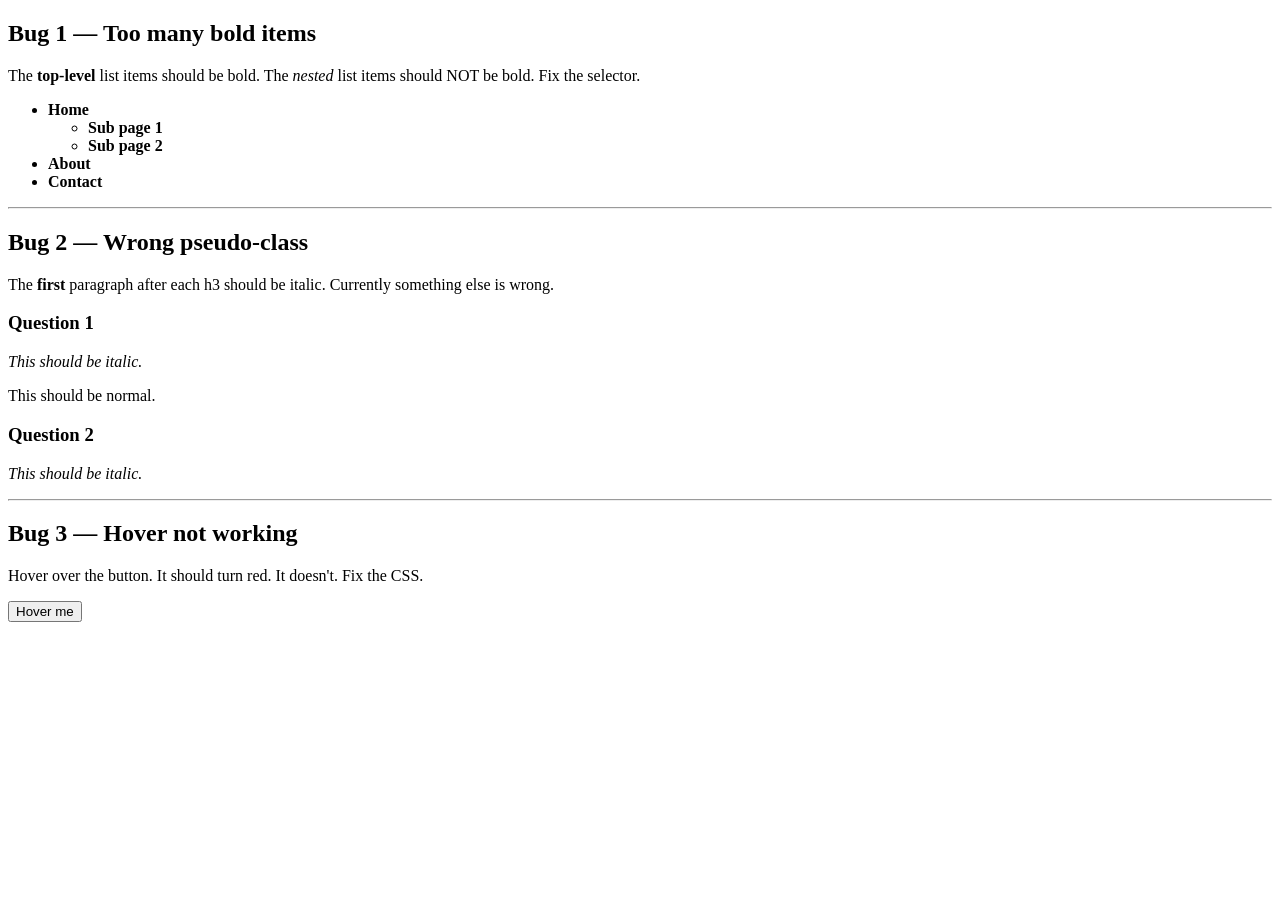
<file: exercises/module-02-combinators/exercise-combinators.html>
<!DOCTYPE html>
<html lang="en">
<head>
  <meta charset="UTF-8">
  <meta name="viewport" content="width=device-width, initial-scale=1.0">
  <title>Debug — Combinators</title>
  <link rel="stylesheet" href="exercise-combinators.css">
</head>
<body>

  <section class="exercise">
    <h2>Bug 1 — Too many bold items</h2>
    <p>The <strong>top-level</strong> list items should be bold. The <em>nested</em> list items should NOT be bold. Fix the selector.</p>
    <ul class="nav">
      <li>Home
        <ul>
          <li>Sub page 1</li>
          <li>Sub page 2</li>
        </ul>
      </li>
      <li>About</li>
      <li>Contact</li>
    </ul>
  </section>

  <hr>

  <section class="exercise">
    <h2>Bug 2 — Wrong pseudo-class</h2>
    <p>The <strong>first</strong> paragraph after each h3 should be italic. Currently something else is wrong.</p>
    <div class="faq">
      <h3>Question 1</h3>
      <p>This should be italic.</p>
      <p>This should be normal.</p>
      <h3>Question 2</h3>
      <p>This should be italic.</p>
    </div>
  </section>

  <hr>

  <section class="exercise">
    <h2>Bug 3 — Hover not working</h2>
    <p>Hover over the button. It should turn red. It doesn't. Fix the CSS.</p>
    <button class="btn-hover">Hover me</button>
  </section>

</body>
</html>
</file>
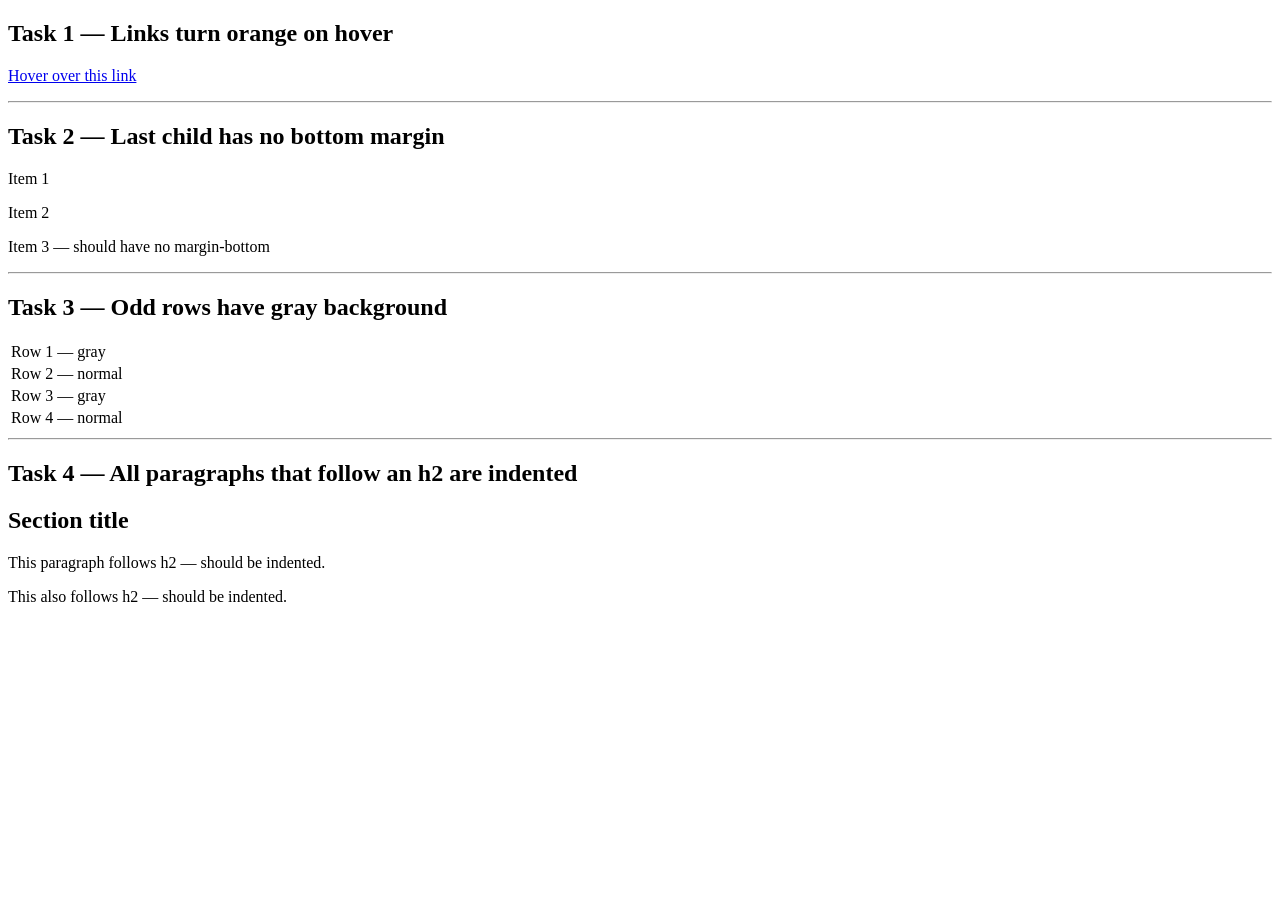
<file: exercises/module-02-combinators/partial-pseudo.html>
<!DOCTYPE html>
<html lang="en">
<head>
  <meta charset="UTF-8">
  <meta name="viewport" content="width=device-width, initial-scale=1.0">
  <title>Partial — Pseudo-classes</title>
  <link rel="stylesheet" href="partial-pseudo.css">
</head>
<body>

  <h2>Task 1 — Links turn orange on hover</h2>
  <p><a href="#">Hover over this link</a></p>

  <hr>

  <h2>Task 2 — Last child has no bottom margin</h2>
  <div class="list">
    <p>Item 1</p>
    <p>Item 2</p>
    <p>Item 3 — should have no margin-bottom</p>
  </div>

  <hr>

  <h2>Task 3 — Odd rows have gray background</h2>
  <table>
    <tr><td>Row 1 — gray</td></tr>
    <tr><td>Row 2 — normal</td></tr>
    <tr><td>Row 3 — gray</td></tr>
    <tr><td>Row 4 — normal</td></tr>
  </table>

  <hr>

  <h2>Task 4 — All paragraphs that follow an h2 are indented</h2>
  <h2>Section title</h2>
  <p>This paragraph follows h2 — should be indented.</p>
  <p>This also follows h2 — should be indented.</p>

</body>
</html>
</file>
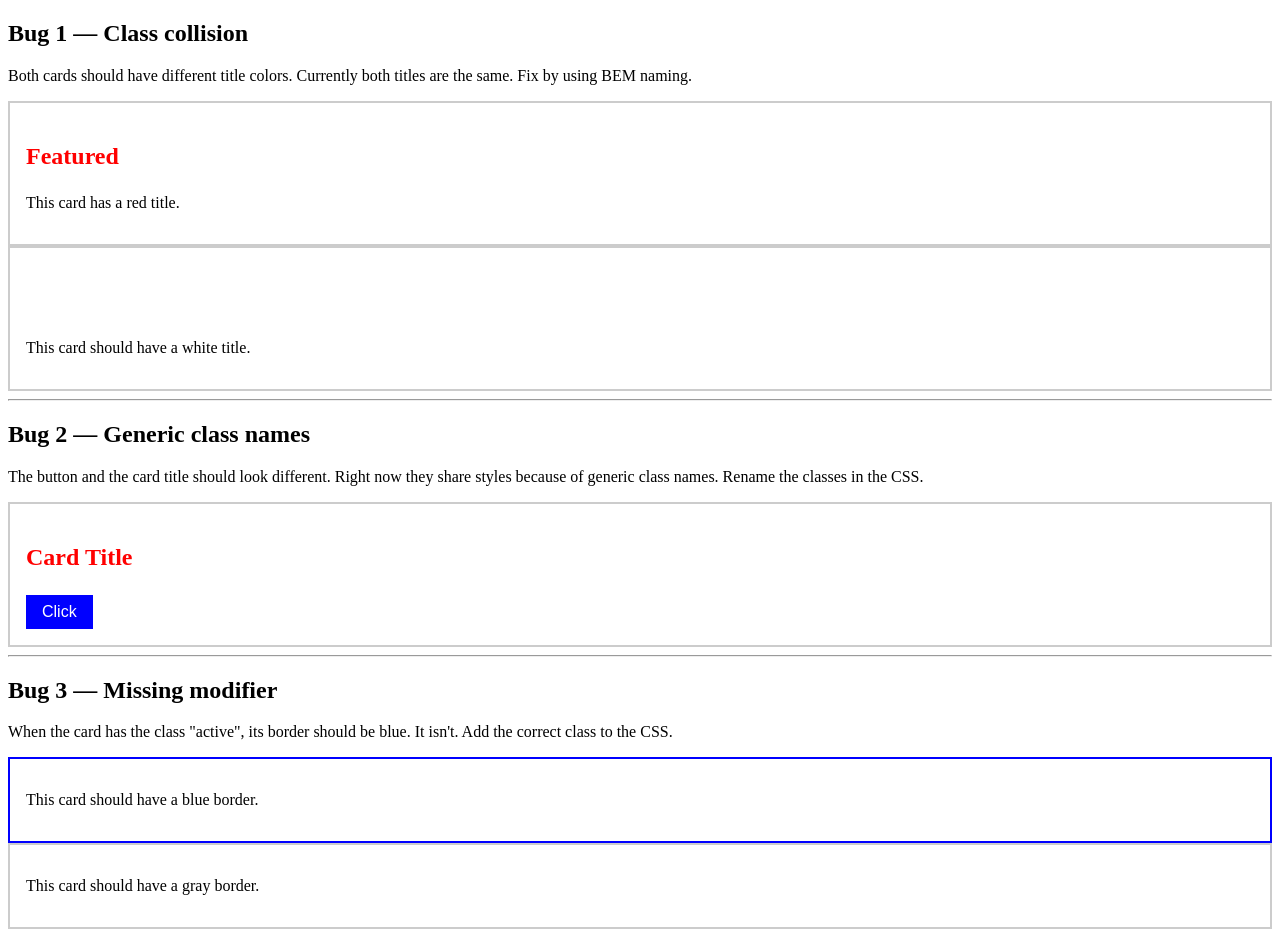
<file: exercises/module-03-bem/exercise-bem.html>
<!DOCTYPE html>
<html lang="en">
<head>
  <meta charset="UTF-8">
  <meta name="viewport" content="width=device-width, initial-scale=1.0">
  <title>Debug — BEM</title>
  <link rel="stylesheet" href="exercise-bem.css">
</head>
<body>

  <section class="exercise">
    <h2>Bug 1 — Class collision</h2>
    <p>Both cards should have different title colors. Currently both titles are the same. Fix by using BEM naming.</p>

    <div class="card">
      <h3 class="card__title">Featured</h3>
      <p class="card__text">This card has a red title.</p>
    </div>

    <div class="card card--dark">
      <h3 class="card__title">Standard</h3>
      <p class="card__text">This card should have a white title.</p>
    </div>
  </section>

  <hr>

  <section class="exercise">
    <h2>Bug 2 — Generic class names</h2>
    <p>The button and the card title should look different. Right now they share styles because of generic class names. Rename the classes in the CSS.</p>

    <div class="card">
      <h3 class="card__title">Card Title</h3>
      <button class="card__btn">Click</button>
    </div>
  </section>

  <hr>

  <section class="exercise">
    <h2>Bug 3 — Missing modifier</h2>
    <p>When the card has the class "active", its border should be blue. It isn't. Add the correct class to the CSS.</p>

    <div class="card card--active">
      <p>This card should have a blue border.</p>
    </div>
    <div class="card">
      <p>This card should have a gray border.</p>
    </div>
  </section>

</body>
</html>
</file>
<file: boxmodel/example.css>
div{
    padding: 32px;
    box-sizing: border-box;
    border: 7px black solid;
    margin: 0 auto;
    border-radius: 20%;
}

*{
    padding: 0px;
    margin: 0px;
    box-sizing: border-box;
}
</file>
<file: exercises/capstone-restaurant/style.css>
/* ============================================
   🏆 CAPSTONE — RESTAURANT MENU
   Write ALL CSS from scratch.
   
   The HTML is complete with BEM naming.
   Your job: style everything.

   REQUIREMENTS:
   1. CSS Reset (* { box-sizing: border-box; margin: 0; padding: 0; })
   2. body — font-family sans-serif, background #faf8f5, color #333
   3. .header — text-align center, padding 60px 20px 40px, background #2d3436, color white
      .header__title — font-size 2.5rem, letter-spacing 1px
      .header__subtitle — font-style italic, color #b2bec3, margin-top 8px
   
   4. .nav — display flex, justify-content center, gap 24px, padding 16px, 
      position sticky, top 0, background white, box-shadow, z-index 10
      .nav__link — text-decoration none, color #555, font-weight 600
      .nav__link:hover — color #e17055
   
   5. .menu — max-width 900px, margin auto, padding 40px 20px
      .menu__heading — font-size 1.8rem, margin-bottom 24px, border-bottom 2px solid #e17055, 
      padding-bottom 8px
      .menu__grid — display flex, flex-wrap wrap, gap 24px, justify-content center
   
   6. .menu-item — flex 1 1 260px, border 1px solid #e0e0e0, border-radius 8px, 
      padding 24px, background white, position relative
      .menu-item:hover — box-shadow 0 4px 16px rgba(0,0,0,0.1), translateY -4px, 
      transition all 0.2s ease
      .menu-item__name — font-size 1.2rem, margin-bottom 8px
      .menu-item__desc — color #777, font-size 0.9rem, line-height 1.5, margin-bottom 12px
      .menu-item__price — font-weight bold, color #e17055, font-size 1.1rem
      .menu-item__badge — position absolute, top 8px, right 8px, background #e17055, 
      color white, padding 4px 10px, font-size 0.75rem, border-radius 4px, font-weight bold
      .menu-item__badge--sold — background #636e72
   
   7. .footer — text-align center, padding 32px, background #2d3436, color white, margin-top 40px
      .footer__text — font-size 0.9rem, color #b2bec3
   
   8. RESPONSIVE:
      At max-width: 600px, make .menu__grid flex-direction column
      At max-width: 600px, reduce .header padding
   ============================================ */
</file>
<file: inclass_example/boxmodel/example.css>
div{
    padding: 32px;
    box-sizing: border-box;
    border: 7px black solid;
    margin: 0 auto;
    border-radius: 20%;
}

*{
    padding: 0px;
    margin: 0px;
    box-sizing: border-box;
}
</file>
<file: homework/p51.css>
* {
    box-sizing: border-box;
    margin: 0;
    padding: 0;
}
 
body {
    font-family: Arial, Helvetica, sans-serif;
    background-color: #ffffff;
    display: flex;
    justify-content: center;
    padding: 60px 20px;
}
 
/* card */
.card {
    width: 380px;
    border: 1px solid #333;
    padding: 32px;
  }
 
.card__title {
    font-size: 40px;
    font-weight: 600;
    color: black;
    margin-bottom: 20px;
}
 
.card__subtitle {
    font-size: 12px;
    color: black;
    line-height: 1.4;
    margin-bottom: 24px;
}
 
.card__number {
    background-color: #3cb54a;
    color: black;
    font-size: 44px;
    font-weight: 800;
    padding: 12px 20px;
    border-radius: 12px;
    display: inline-block;
    margin-bottom: 12px;
}

.card__caption {
    font-size: 14px;
    font-weight: 600;
    color: black;
    line-height: 1.4;
    margin-bottom: 24px;
}
</file>
<file: homework/p53.css>
* {
    box-sizing: border-box;
    margin: 0;
    padding: 0;
}
 
body {
    font-family: Arial, Helvetica, sans-serif;
    background-color: #ffffff;
    padding: 60px;
}
 
/* card */
.card {
    width: 1200px;
    margin: 0 auto;
    border: 1px solid #333;
    padding: 32px;
    background-color: #ffffff;
}
 
.card__header {
    margin-bottom: 32px;
}

.card__subtitle {
    font-size: 12px;
    color: black;
    line-height: 1.4;
    margin-bottom: 10px;
    font-weight: 600;
}

.card__title {
    font-size: 30px;
    font-weight: 600;
    color: black;
    margin-bottom: 15px;
    line-height: 1.3;
}

.card__columns {
    display:flex;
    gap: 40px;
}

.card__columns > div {
    border: 2.5px solid red;
    padding: 20px;
    flex: 1;
}

/* column */
.column__title {
    color: black;
    font-size: 25px;
    font-weight: 600;
    margin-bottom: 12px;
}

.column__subtitle {
    font-size: 13px;
    color: black;
    line-height: 1.4;
    margin-bottom: 15px;
}

.column__subtitle--bold {
    font-weight: 700;
    color: black;
    margin-bottom: 10px;
}

.column__number {
    display: inline-block;
    font-size: 40px;
    font-weight: 650;
    padding: 8px 15px;
    border-radius: 10px;
    margin-bottom: 8px;
}

.column__number--small {
    display: inline-block;
    font-size: 26px;
    font-weight: 600;
    padding: 10px 16px;
    border-radius: 10px;
    margin-bottom: 8px;
}

.column__caption {
    font-size: 13px;
    font-weight: 700;
    color: black;
    line-height: 1.4;
    margin-bottom: 20px;
}

.column__mini-stats {
    display: flex;
    gap: 12px;
}

/* column color */
.column--breadth .column__number {
    background-color: #1479c9;
    color: #ffffff;
}

.column--depth .column__number {
    background-color: #3cb54a;
}

.column--durability .column__number--small {
    background-color: #f7c948;
}

/* button */
.column__button {
    align-items: center;
    gap: 8px;
    background-color: #ffffff;
    font-weight: 600;
    font-size: 14px;
    border: 2px solid black;
    border-radius: 10px;
    padding: 10px 20px;
}
</file>
<file: exercises/module-01-selectors/exercise-specificity.css>
/* ============================================
   DEBUG — SPECIFICITY
   Three CSS bugs for you to fix.
   Rules: Do NOT modify the HTML file.
   ============================================ */


/* --- Bug 1 ---
   Goal: The paragraph with class "highlight" should be red.
   Problem: It's blue right now.
   Fix: remove the extra specificity from the first selector.
*/

/* p.highlight {
  color: blue;
} */

.highlight {
  color: red;
}


/* --- Bug 2 ---
   Goal: The paragraph with id="special" inside .card should be green.
   Problem: A more specific selector is overriding #special.
   Fix: remove the extra specificity from the first selector.
*/

/* .card p#special {
  color: black;
} */

#special {
  color: green;
}


/* --- Bug 3 ---
   Goal: The button text should be white on the blue background.
   Current: Button has color: black.
   Add ONE new rule to .btn below to make text white.
   Do not remove the existing color rule.
*/

.btn {
  /* color: black; */
  color: white;
  background: #1d77d1;
  padding: 12px 24px;
  border: none;
  border-radius: 6px;
  font-size: 1rem;
}
</file>
<file: exercises/module-01-selectors/partial-selectors.css>
/* ============================================
   PARTIAL — SELECTORS
   Replace each _____ with the correct selector.
   ============================================ */


/* Task 1 — Select all h2 elements */
h2 {
  color: navy;
}


/* Task 2 — Select the element with id="hero" */
#hero {
  background: lightblue;
  padding: 40px;
}


/* Task 3 — Select ALL elements with class="feature" */
.feature {
  border-left: 4px solid gold;
  padding-left: 12px;
}


/* Task 4 — Select only <p> tags that have class="feature" */
p {
  font-weight: bold;
}


/* Task 5 — Select only the second <li> in every <ul> */
li:nth-child(2) {
  color: orange;
}
</file>
<file: exercises/module-01-selectors/scratch-style-article.css>
/* ============================================
   SCRATCH — STYLE AN ARTICLE
   Write all CSS from scratch.
   
   TASKS:
   1. h1 — deep purple, centered text
   2. Element with id="author" — italic, gray color
   3. All paragraphs inside .content — line-height of 1.8
   4. All span elements with class="highlight" — bold, yellow background
   5. First letter of every paragraph — 2x font size, red
   ============================================ */

h1 {
  color: purple;
  text-align: center;
}

#author {
   font-style: italic;
   color:darkgray;
}

.content p {
  line-height: 1.8;
}

span.highlight {
  font-weight: bold;
  background-color: yellow;
}

p::first-letter {
  font-size: 2em;
  color: red;
}
</file>
<file: exercises/module-02-combinators/exercise-combinators.css>
/* ============================================
   DEBUG — COMBINATORS & PSEUDO-CLASSES
   Fix the CSS. Do NOT modify the HTML file.
   ============================================ */


/* --- Bug 1 ---
   Goal: Only top-level li items should be bold.
   Current: ALL li items including nested ones are bold.
   Fix the descendant selector to use a child selector instead.
*/

.nav > li {
  font-weight: bold;
}


/* --- Bug 2 ---
   Goal: The first paragraph AFTER each h3 should be italic.
   Current: Something is wrong — all or none are italic.
   Fix the selector.
*/

h3 + p {
  font-style: italic;
}


/* --- Bug 3 ---
   Goal: Hovering the button should turn its background red.
   Current: Nothing happens on hover.
   Fix the selector.
*/

.btn-hover:hover {
  background: red;
  color: white;
}
</file>
<file: exercises/module-02-combinators/partial-pseudo.css>
/* ============================================
   PARTIAL — PSEUDO-CLASSES
   Replace each _____ with the correct selector.
   ============================================ */


/* Task 1 — All <a> links should turn orange when hovered */
_____ {
  color: orange;
}


/* Task 2 — The last <p> inside .list should have margin-bottom: 0 */
.list _____ {
  margin-bottom: 0;
}


/* Task 3 — Odd <tr> rows should have background: #f5f5f5 */
_____ {
  background: #f5f5f5;
}


/* Task 4 — All <p> elements that are siblings of (follow) an <h2> should have margin-left: 20px */
_____ {
  margin-left: 20px;
}
</file>
<file: exercises/module-03-bem/exercise-bem.css>
/* ============================================
   DEBUG — BEM
   Fix the naming and selector issues.
   Do NOT modify the HTML file.
   ============================================ */


/* --- Bug 1 ---
   Goal: .card--dark .card__title should be white.
   Current: Both titles have the same color.
   The selector .card--dark.card__title targets a single element with both
   classes, but card--dark and card__title are on different elements.
   Fix: add the missing descendant combinator (space).
*/

.card__title {
  color: red;
}

.card--dark .card__title {
  color: white;
}


/* --- Bug 2 ---
   Goal: The heading and button should be styled with BEM names.
   Current: The CSS selectors don't match the HTML classes at all
   (HTML uses card__title and card__btn).
   Fix: rename these generic selectors to match the BEM classes.
*/

.card__title {
  font-size: 1.5rem;
  font-weight: bold;
}

.card__btn {
  font-size: 1rem;
  padding: 8px 16px;
  background: blue;
  color: white;
  border: none;
}


/* --- Bug 3 ---
   Goal: .card--active should add a blue border.
   Current: The border doesn't show up.
   The selector for the modifier is missing. Add it.
*/

.card {
  border: 2px solid #ccc;
  padding: 16px;
}

.card--active {
  border: 2px solid blue;
}
</file>
